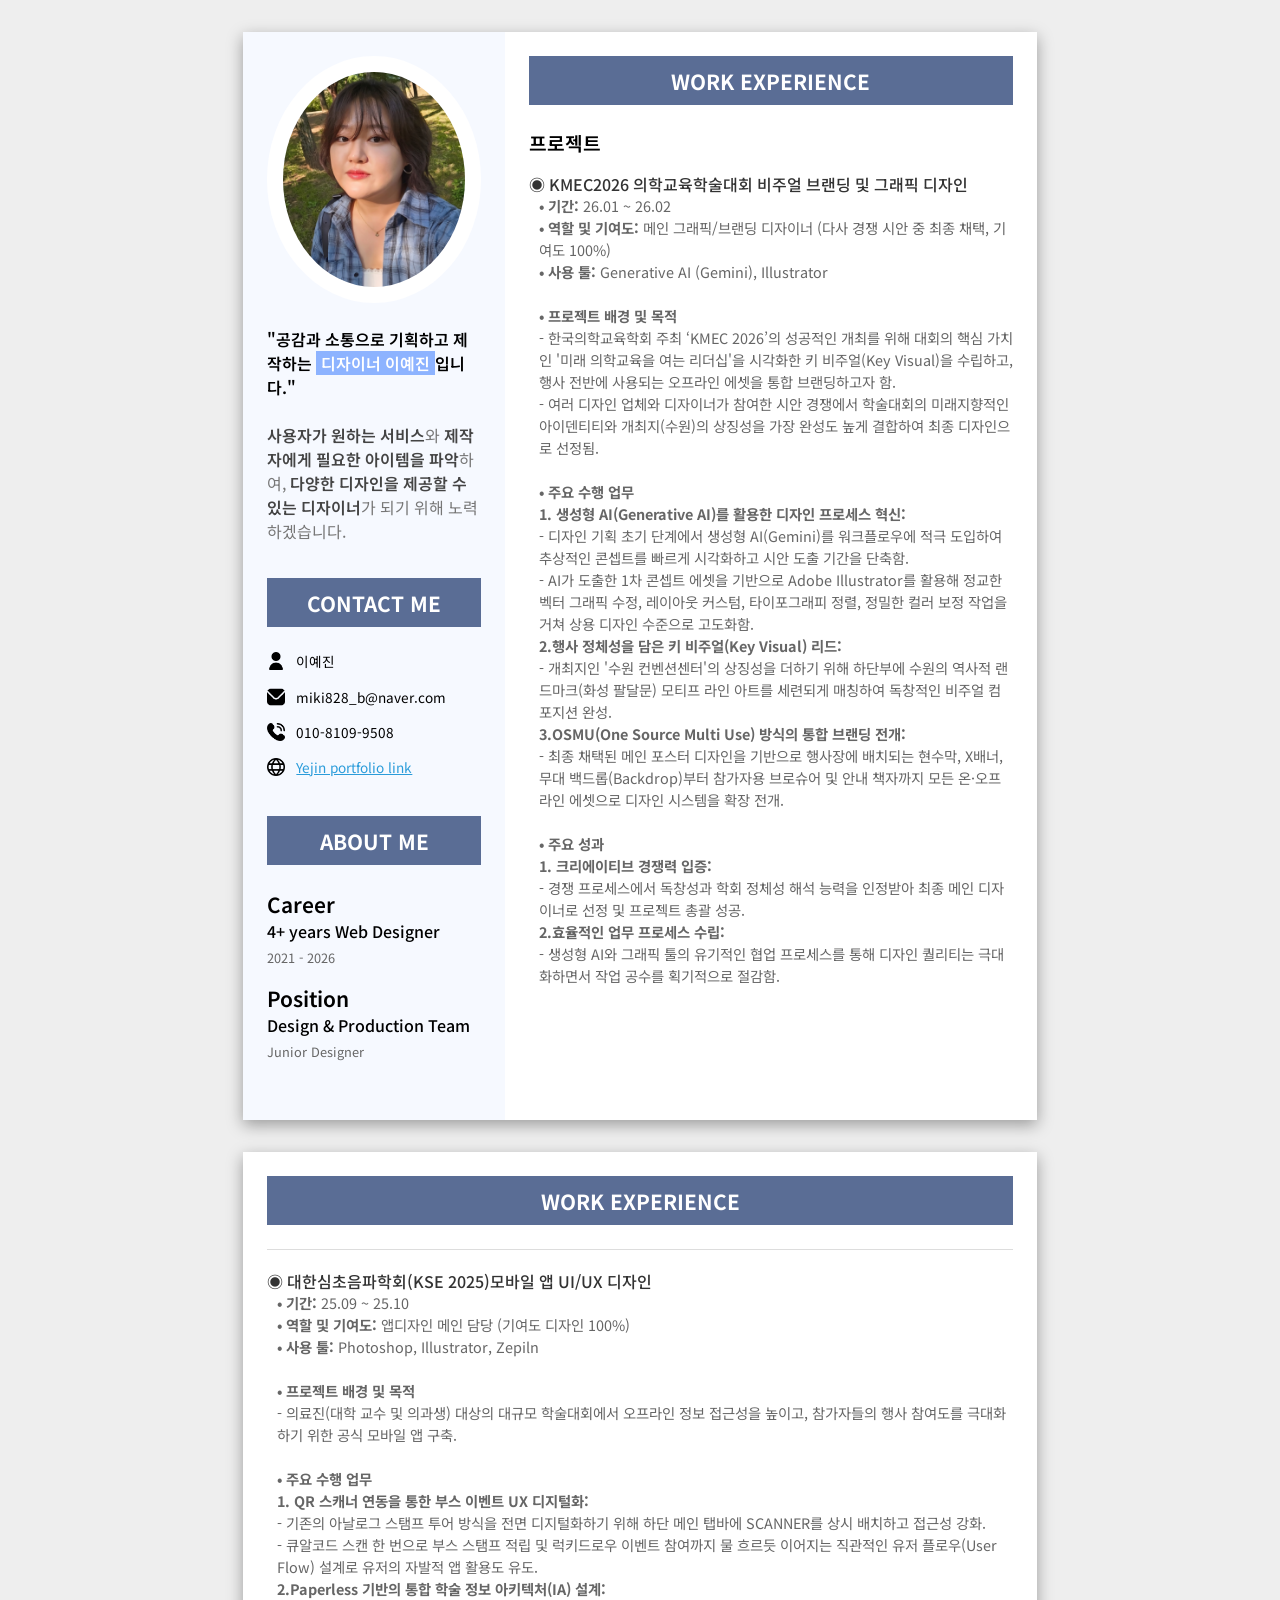
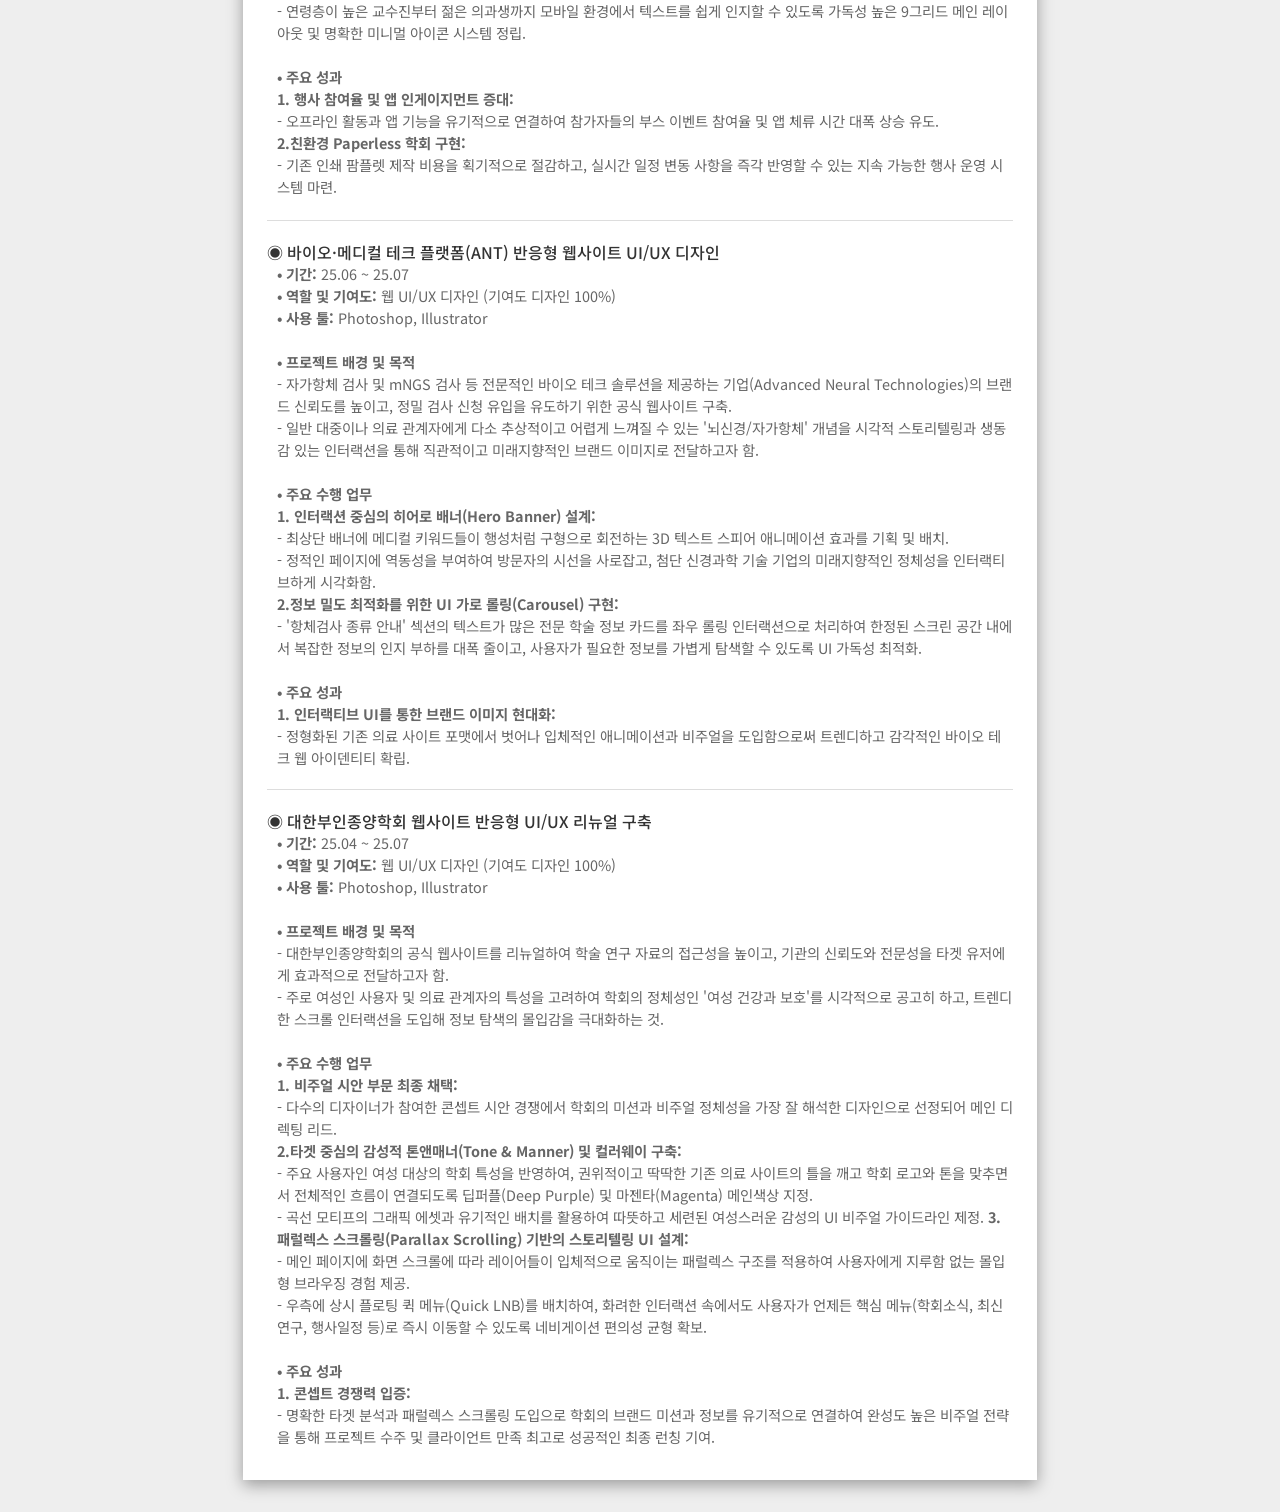
<file: CV_file.html>
<!DOCTYPE html>
<!-- saved from url=(0022)http://127.0.0.1:5500/ -->
<html lang="ko" class="wf-roboto-n3-active wf-roboto-n4-active wf-roboto-n5-active wf-active"><head><meta http-equiv="Content-Type" content="text/html; charset=UTF-8">
    
    <meta http-equiv="X-UA-Compatible" content="IE=edge">
    <meta name="viewport" content="width=device-width, initial-scale=1.0">
    <title>Lee YeJin CV</title>
    
<link rel="stylesheet" href="./style1.css"><link rel="stylesheet" href="./css" media="all"><link rel="stylesheet" href="./css" media="all"></head>
<body>
    <section class="main-section">
        <div class="left-part">
            <div class="photo-container">
                <img src="./yjprofile2.jpg" alt="">
            </div>
            
            <div class="Introduce-container">
                <div class="text-container">
                    <p>
                        <span class="text_span">"공감과 소통으로 기획하고 제작하는 <span class="text-point">디자이너 이예진</span>입니다."</span>
                        <br><br>
                        <b>사용자가 원하는 서비스</b>와 <b>제작자에게 필요한 아이템을 파악</b>하여,
                        <b>다양한 디자인을 제공할 수 있는 디자이너</b>가 되기 위해 노력하겠습니다.
                    </p>
                </div>
            </div>

            <div class="contact-container">
                <h2 class="title">Contact Me</h2>
                <div class="contact-info">
                    <div class="contact-list">
                        <div class="icon-container">
                            <img src="./user.png" alt="">
                        </div>
                        <div class="contact-text">
                            <p>이예진</p>
                        </div>
                    </div>
                    <div class="contact-list">
                        <div class="icon-container">
                            <img src="./envelope.png" alt="">
                        </div>
                        <div class="contact-text">
                            <p>miki828_b@naver.com</p>
                        </div>
                    </div>
                    <div class="contact-list">
                        <div class="icon-container">
                            <img src="./phone-call.png" alt="">
                        </div>
                        <div class="contact-text">
                            <p>010-8109-9508</p>
                        </div>
                    </div>
                    <div class="contact-list">
                        <div class="icon-container">
                            <img src="./globe.png" alt="">
                        </div>
                        <div class="contact-text">
                            <p style="text-decoration: underline; color: #2b9cda;"><a style="color: #2b9cda;" href="https://dldpwls9508-dotcom.github.io/leeyejin95.github.io/">Yejin portfolio link</a></p>
                        </div>
                    </div>
                </div>
            </div>

            <div class="About-container">
                <h2 class="title">About Me</h2>
                <div class="course">
                    <h2 class="about-title">Career</h2>
                    <h4 class="about-text">4+ years Web Designer</h4>
                    <p class="about-date">2021 - 2026</p>
                </div>
                <div class="course">
                    <h2 class="about-title">Position</h2>
                    <h4 class="about-text">Design &amp; Production Team</h4>
                    <p class="about-date">Junior Designer</p>
                </div>
            </div>
        </div>

        <div class="right-part">
            <div class="Work-container">
                <h2 class="title">work experience</h2>
                <div class="work">
                    <div class="job-date">
                        <div class="job">프로젝트</div>
                    </div>
                    <div class="project">
                        <div>
                        <h2 class="company-name">◉ KMEC2026 의학교육학술대회 비주얼 브랜딩 및 그래픽 디자인</h2>
                        <p class="work-text">
                            <b>• 기간:</b> 26.01 ~ 26.02<br>
                            <b>• 역할 및 기여도:</b> 메인 그래픽/브랜딩 디자이너 (다사 경쟁 시안 중 최종 채택, 기여도 100%)<br>
                            <b>• 사용 툴:</b> Generative AI (Gemini), Illustrator<br><br>
                            <b>• 프로젝트 배경 및 목적</b><br>
                            - 한국의학교육학회 주최 ‘KMEC 2026’의 성공적인 개최를 위해 대회의 핵심 가치인 '미래 의학교육을 여는 리더십'을
                              시각화한 키 비주얼(Key Visual)을 수립하고, 행사 전반에 사용되는 오프라인 에셋을 통합 브랜딩하고자 함.<br>
                            - 여러 디자인 업체와 디자이너가 참여한 시안 경쟁에서 학술대회의 미래지향적인 아이덴티티와 개최지(수원)의 상징성을 가장 완성도 높게 결합하여 최종 디자인으로 선정됨.<br><br>
                            <b>• 주요 수행 업무</b><br>
                            <b>1. 생성형 AI(Generative AI)를 활용한 디자인 프로세스 혁신:</b><br>
                              - 디자인 기획 초기 단계에서 생성형 AI(Gemini)를 워크플로우에 적극 도입하여 추상적인 콘셉트를 빠르게 시각화하고 시안 도출 기간을 단축함.<br>
                              - AI가 도출한 1차 콘셉트 에셋을 기반으로 Adobe Illustrator를 활용해 정교한 벡터 그래픽 수정, 레이아웃 커스텀, 타이포그래피 정렬,
                                정밀한 컬러 보정 작업을 거쳐 상용 디자인 수준으로 고도화함.<br>
                            <b>2.행사 정체성을 담은 키 비주얼(Key Visual) 리드:</b><br>
                              - 개최지인 '수원 컨벤션센터'의 상징성을 더하기 위해 하단부에 수원의 역사적 랜드마크(화성 팔달문) 모티프 라인 아트를 세련되게 매칭하여 독창적인 비주얼 컴포지션 완성.<br>
                            <b>3.OSMU(One Source Multi Use) 방식의 통합 브랜딩 전개:</b><br>
                              - 최종 채택된 메인 포스터 디자인을 기반으로 행사장에 배치되는 현수막, X배너, 무대 백드롭(Backdrop)부터 참가자용 브로슈어 및 안내 책자까지
                                모든 온·오프라인 에셋으로 디자인 시스템을 확장 전개.<br><br>
                              <b>• 주요 성과</b><br>
                            <b>1. 크리에이티브 경쟁력 입증:</b><br>
                              - 경쟁 프로세스에서 독창성과 학회 정체성 해석 능력을 인정받아 최종 메인 디자이너로 선정 및 프로젝트 총괄 성공.<br>
                            <b>2.효율적인 업무 프로세스 수립:</b><br>
                              - 생성형 AI와 그래픽 툴의 유기적인 협업 프로세스를 통해 디자인 퀄리티는 극대화하면서 작업 공수를 획기적으로 절감함.<br>
                        </p>
                        </div>
                    </div>
                </div> 
            </div>
        </div>
    </section>
    <section class="main-section">
        <div style="padding: 1.5rem;">
            <div class="Work-container">
                <h2 class="title">work experience</h2>
                <div class="work">
                    <div class="project">
                        <div style="border-top: 1px solid #ddd; padding-top: 20px;">
                        <h2 class="company-name">◉ 대한심초음파학회(KSE 2025)모바일 앱 UI/UX 디자인</h2>
                        <p class="work-text">
                            <b>• 기간:</b> 25.09 ~ 25.10<br>
                            <b>• 역할 및 기여도:</b> 앱디자인 메인 담당 (기여도 디자인 100%)<br>
                            <b>• 사용 툴:</b> Photoshop, Illustrator, Zepiln<br><br>
                            <b>• 프로젝트 배경 및 목적</b><br>
                            - 의료진(대학 교수 및 의과생) 대상의 대규모 학술대회에서 오프라인 정보 접근성을 높이고, 참가자들의 행사 참여도를 극대화하기 위한 공식 모바일 앱 구축.<br><br>
                            <b>• 주요 수행 업무</b><br>
                            <b>1. QR 스캐너 연동을 통한 부스 이벤트 UX 디지털화:</b><br>
                              - 기존의 아날로그 스탬프 투어 방식을 전면 디지털화하기 위해 하단 메인 탭바에 SCANNER를 상시 배치하고 접근성 강화.<br>
                              - 큐알코드 스캔 한 번으로 부스 스탬프 적립 및 럭키드로우 이벤트 참여까지 물 흐르듯 이어지는 직관적인 유저 플로우(User Flow) 설계로 유저의 자발적 앱 활용도 유도.<br>
                            <b>2.Paperless 기반의 통합 학술 정보 아키텍처(IA) 설계:</b><br>
                              - 연령층이 높은 교수진부터 젊은 의과생까지 모바일 환경에서 텍스트를 쉽게 인지할 수 있도록 가독성 높은 9그리드 메인 레이아웃 및 명확한 미니멀 아이콘 시스템 정립.<br><br>
                            <b>• 주요 성과</b><br>
                            <b>1. 행사 참여율 및 앱 인게이지먼트 증대:</b><br>
                              - 오프라인 활동과 앱 기능을 유기적으로 연결하여 참가자들의 부스 이벤트 참여율 및 앱 체류 시간 대폭 상승 유도.<br>
                            <b>2.친환경 Paperless 학회 구현:</b><br>
                              - 기존 인쇄 팜플렛 제작 비용을 획기적으로 절감하고, 실시간 일정 변동 사항을 즉각 반영할 수 있는 지속 가능한 행사 운영 시스템 마련.<br><br>
                        </p>
                        </div>
                        <div style="border-top: 1px solid #ddd; padding-top: 20px;">
                        <h2 class="company-name">◉ 바이오·메디컬 테크 플랫폼(ANT) 반응형 웹사이트 UI/UX 디자인</h2>
                        <p class="work-text">
                            <b>• 기간:</b> 25.06 ~ 25.07<br>
                            <b>• 역할 및 기여도:</b> 웹 UI/UX 디자인 (기여도 디자인 100%)<br>
                            <b>• 사용 툴:</b> Photoshop, Illustrator<br><br>
                            <b>• 프로젝트 배경 및 목적</b><br>
                            - 자가항체 검사 및 mNGS 검사 등 전문적인 바이오 테크 솔루션을 제공하는 기업(Advanced Neural Technologies)의 브랜드 신뢰도를 높이고, 정밀 검사 신청 유입을 유도하기 위한 공식 웹사이트 구축.<br>
                            - 일반 대중이나 의료 관계자에게 다소 추상적이고 어렵게 느껴질 수 있는 '뇌신경/자가항체' 개념을 시각적 스토리텔링과 생동감 있는 인터랙션을 통해 직관적이고 미래지향적인 브랜드 이미지로 전달하고자 함.<br><br>
                        </p>
                        <p class="work-text">
                            <b>• 주요 수행 업무</b><br>
                            <b>1. 인터랙션 중심의 히어로 배너(Hero Banner) 설계:</b><br>
                              - 최상단 배너에 메디컬 키워드들이 행성처럼 구형으로 회전하는 3D 텍스트 스피어 애니메이션 효과를 기획 및 배치.<br>
                              - 정적인 페이지에 역동성을 부여하여 방문자의 시선을 사로잡고, 첨단 신경과학 기술 기업의 미래지향적인 정체성을 인터랙티브하게 시각화함.<br>
                            <b>2.정보 밀도 최적화를 위한 UI 가로 롤링(Carousel) 구현:</b><br>
                              - '항체검사 종류 안내' 섹션의 텍스트가 많은 전문 학술 정보 카드를 좌우 롤링 인터랙션으로 처리하여
                              한정된 스크린 공간 내에서 복잡한 정보의 인지 부하를 대폭 줄이고, 사용자가 필요한 정보를 가볍게 탐색할 수 있도록 UI 가독성 최적화.<br><br>
                            <b>• 주요 성과</b><br>
                            <b>1. 인터랙티브 UI를 통한 브랜드 이미지 현대화:</b><br>
                              - 정형화된 기존 의료 사이트 포맷에서 벗어나 입체적인 애니메이션과 비주얼을 도입함으로써 트렌디하고 감각적인 바이오 테크 웹 아이덴티티 확립.<br>
                        </p>
                        </div>
                        <div style="border-top: 1px solid #ddd; padding-top: 20px;    margin-top: 20px;">
                        <h2 class="company-name">◉ 대한부인종양학회 웹사이트 반응형 UI/UX 리뉴얼 구축</h2>
                        <p class="work-text">
                            <b>• 기간:</b> 25.04 ~ 25.07<br>
                            <b>• 역할 및 기여도:</b> 웹 UI/UX 디자인 (기여도 디자인 100%)<br>
                            <b>• 사용 툴:</b> Photoshop, Illustrator<br><br>
                            <b>• 프로젝트 배경 및 목적</b><br>
                            - 대한부인종양학회의 공식 웹사이트를 리뉴얼하여 학술 연구 자료의 접근성을 높이고, 기관의 신뢰도와 전문성을 타겟 유저에게 효과적으로 전달하고자 함.<br>
                            - 주로 여성인 사용자 및 의료 관계자의 특성을 고려하여 학회의 정체성인 '여성 건강과 보호'를 시각적으로 공고히 하고, 트렌디한 스크롤 인터랙션을 도입해 정보 탐색의 몰입감을 극대화하는 것.<br><br>
                            <b>• 주요 수행 업무</b><br>
                            <b>1. 비주얼 시안 부문 최종 채택:</b><br>
                              - 다수의 디자이너가 참여한 콘셉트 시안 경쟁에서 학회의 미션과 비주얼 정체성을 가장 잘 해석한 디자인으로 선정되어 메인 디렉팅 리드.<br>
                            <b>2.타겟 중심의 감성적 톤앤매너(Tone & Manner) 및 컬러웨이 구축:</b><br>
                              - 주요 사용자인 여성 대상의 학회 특성을 반영하여, 권위적이고 딱딱한 기존 의료 사이트의 틀을 깨고 학회 로고와 톤을 맞추면서 전체적인 흐름이 연결되도록
                                딥퍼플(Deep Purple) 및 마젠타(Magenta) 메인색상 지정.<br>
                              - 곡선 모티프의 그래픽 에셋과 유기적인 배치를 활용하여 따뜻하고 세련된 여성스러운 감성의 UI 비주얼 가이드라인 제정.
                            <b>3.패럴렉스 스크롤링(Parallax Scrolling) 기반의 스토리텔링 UI 설계:</b><br>
                              - 메인 페이지에 화면 스크롤에 따라 레이어들이 입체적으로 움직이는 패럴렉스 구조를 적용하여 사용자에게 지루함 없는 몰입형 브라우징 경험 제공.<br>
                              - 우측에 상시 플로팅 퀵 메뉴(Quick LNB)를 배치하여, 화려한 인터랙션 속에서도 사용자가 언제든 핵심 메뉴(학회소식, 최신연구, 행사일정 등)로 즉시 이동할 수 있도록 네비게이션 편의성 균형 확보.<br><br>
                            <b>• 주요 성과</b><br>
                            <b>1. 콘셉트 경쟁력 입증:</b><br>
                              - 명확한 타겟 분석과 패럴렉스 스크롤링 도입으로 학회의 브랜드 미션과 정보를 유기적으로 연결하여 
                                완성도 높은 비주얼 전략을 통해 프로젝트 수주 및 클라이언트 만족 최고로 성공적인 최종 런칭 기여.
                        </p>
                        </div>
                    </div>
                </div> 
            </div>
        </div>
    </section>

<!-- Code injected by live-server -->
<script>
	// <![CDATA[  <-- For SVG support
	if ('WebSocket' in window) {
		(function () {
			function refreshCSS() {
				var sheets = [].slice.call(document.getElementsByTagName("link"));
				var head = document.getElementsByTagName("head")[0];
				for (var i = 0; i < sheets.length; ++i) {
					var elem = sheets[i];
					var parent = elem.parentElement || head;
					parent.removeChild(elem);
					var rel = elem.rel;
					if (elem.href && typeof rel != "string" || rel.length == 0 || rel.toLowerCase() == "stylesheet") {
						var url = elem.href.replace(/(&|\?)_cacheOverride=\d+/, '');
						elem.href = url + (url.indexOf('?') >= 0 ? '&' : '?') + '_cacheOverride=' + (new Date().valueOf());
					}
					parent.appendChild(elem);
				}
			}
			var protocol = window.location.protocol === 'http:' ? 'ws://' : 'wss://';
			var address = protocol + window.location.host + window.location.pathname + '/ws';
			var socket = new WebSocket(address);
			socket.onmessage = function (msg) {
				if (msg.data == 'reload') window.location.reload();
				else if (msg.data == 'refreshcss') refreshCSS();
			};
			if (sessionStorage && !sessionStorage.getItem('IsThisFirstTime_Log_From_LiveServer')) {
				console.log('Live reload enabled.');
				sessionStorage.setItem('IsThisFirstTime_Log_From_LiveServer', true);
			}
		})();
	}
	else {
		console.error('Upgrade your browser. This Browser is NOT supported WebSocket for Live-Reloading.');
	}
	// ]]>
</script>

</body><div class="notranslate" style="position: absolute; top: 0; right:0;" id="vd-root-d19608294"></div></html>
</file>
<file: style1.css>
@import url('https://fonts.googleapis.com/css2?family=Noto+Sans+KR:wght@100..900&display=swap');

* {
    padding: 0;
    margin: 0;
    box-sizing: border-box;
}

body {
    background-color: #eee;
    font-family: "Noto Sans KR", sans-serif;
}

li {
    list-style: none;
}

a {
    text-decoration: none;
    color: #000;
}

/* main-section */
.main-section {
    width: 210mm;
    background-color: #fff;
    margin: 2rem auto;
    box-shadow: rgba(0,0,0,0.35) 0px 5px 15px;
    display: flex;
}

/* left part */

.main-section .left-part {
    width: 33%;
    height: 100%;
    background-color: rgb(237 244 255 / 50%);
    padding: 1.5rem;
}

.main-section .photo-container {
    margin-bottom: 1.2rem;
}

.main-section .photo-container img {
    width: 100%;
    height: 100%;
    border-radius: 50%;
    border: 1rem solid #fff;
}
.title {
    text-align: center;
    font-size: 1.3rem;
    text-transform: uppercase;
    padding: 0.6rem 0;
    background-color: #5a6d95;
    color: #fff;
    margin: 0 0 1.5rem 0;
}

.Introduce-container {
    margin-bottom: 2.2rem;
}

.Introduce-container .text-container {
    color: #777;
    font-size: 1rem;
}

.Introduce-container .text-container b {
    font-weight: 600;
    color: #444;
}

.Introduce-container .text_span {
    font-size: 1rem;
    color: #000;
    font-weight: 600;
}

.Introduce-container .text-point {
    background-color: #8db3ff;
    padding: 0 5px;
    color: #fff;
}

.contact-container {
    margin-bottom: 2.2rem;
}

.contact-container .contact-list {
    display: flex;
    gap: 0.7rem;
    margin-bottom: 0.7rem;
}

.contact-container .icon-container img {
    width: 18px;
}

.contact-container .contact-text {
    font-size: 0.85rem;
}

.About-container {
    margin-bottom: 2.2rem;
}

.About-container .course {
    margin-bottom: 1rem;
}

.About-container .about-title {
    font-size: 1.3rem;
    font-weight: 600;
    color: #000;
}

.About-container .about-text {
    font-weight: 500;
    margin-bottom: 0.3rem;
}

.About-container .about-date {
    font-size: 0.8rem;
    color: #666;
}

/* right part */

.main-section .right-part {
    width: 67%;
    height: 100%;
    background-color: #fff;
    padding: 1.5rem;
}

.section_text {
    margin-top: 1.6rem;
    margin-bottom: 2.6rem;
}

.section_text .profile_text_p1 {
    text-align: left;
    font-size: 1.5rem;
}

.section_text .profilename {
    font-size: 2.5rem;
    text-align: left;
}

.Skills-container .skill {
    display: flex;
    justify-content: space-between;
    margin-bottom: 1rem;
    align-items: center;
}

.Skills-container .skill .right-skill .outer-layer {
    background-color: #ddd;
    height: 1rem;
    width: 20rem;
    border-radius: 3rem;
    overflow: hidden;
}

.Skills-container .skill .right-skill .inner-layer {
    background-color: #8db3ff;
    height: 100%;
}


.Work-container .work .job-date {
    display: flex;
    justify-content: space-between;
    color: #444;
    margin-bottom: 1rem;
}

.Work-container .work .job {
    font-size: 1.2rem;
    font-weight: 600;
    color: #000;
}

.Work-container .work .company-name {
    font-size: 1rem;
    color: #333;
    font-weight: 500;
}

.Work-container .work .work-text {
    font-size: 0.9rem;
    color: #666;
    padding-left: 0.6rem;
}

.Work-container .work .project {
    margin-bottom: 0.5rem;
        line-height: 22px;
}

.Work-container .work .project .work-percent {
    font-size: 0.7rem;
    color: #999;
    padding-left: 0.6rem;
}

/* main-section1 */

.main-section1 {
    width: 210mm;
    height: 297mm;
    background-color: #fff;
    margin: 2.6rem auto;
    box-shadow: rgba(0,0,0,0.35) 0px 5px 15px;
    display: block;
    padding: 1.5rem;
}

.main-section1 .title {
    margin-top: 0;
}

.main-section1 .Work-container .work {
    margin-bottom: 1.6rem;
}

.main-section1 .Work-container .work .job-date {
    display: flex;
    justify-content: space-between;
    color: #444;
    margin-bottom: 0.5rem;
}

.main-section1 .Work-container .work .job {
    font-size: 1.2rem;
    font-weight: 600;
    color: #000;
}

.main-section1 .Work-container .work .company-name {
    font-size: 0.9rem;
    color: #666;
    font-weight: 400;
}

.main-section1 .Work-container .page {
    text-align: center;
}
.main-section1 .Work-container .page2 {
    text-align: center;
    margin-top: 10.5rem;
}
</file>
